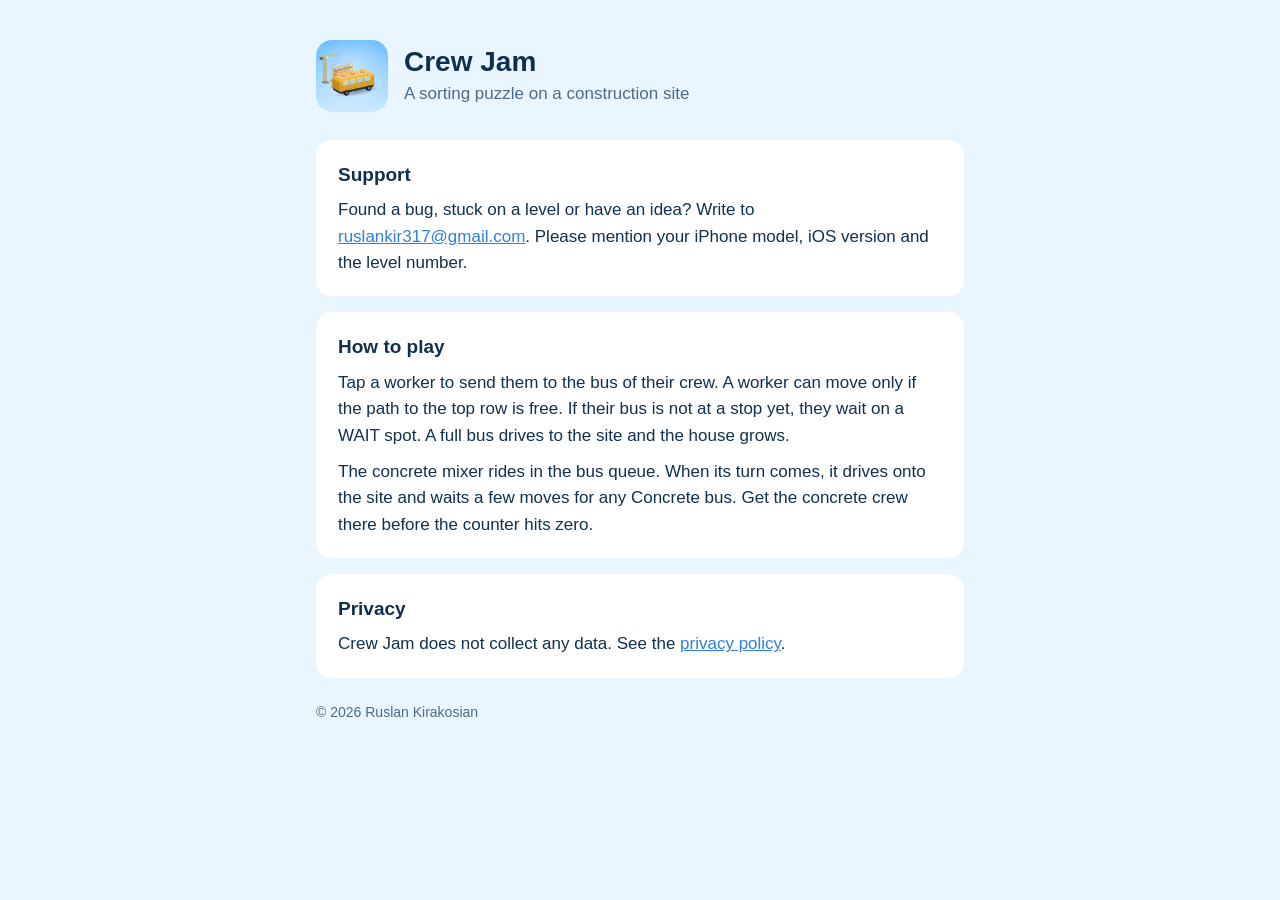
<file: index.html>
<!doctype html>
<html lang="en">
<head>
<meta charset="utf-8">
<meta name="viewport" content="width=device-width, initial-scale=1">
<title>Crew Jam — Support</title>
<link rel="stylesheet" href="style.css">
</head>
<body>
<main>
  <header>
    <img src="icon.png" alt="Crew Jam icon">
    <div>
      <h1>Crew Jam</h1>
      <p class="sub">A sorting puzzle on a construction site</p>
    </div>
  </header>
  <section>
    <h2>Support</h2>
    <p>Found a bug, stuck on a level or have an idea? Write to <a href="mailto:ruslankir317@gmail.com">ruslankir317@gmail.com</a>. Please mention your iPhone model, iOS version and the level number.</p>
  </section>
  <section>
    <h2>How to play</h2>
    <p>Tap a worker to send them to the bus of their crew. A worker can move only if the path to the top row is free. If their bus is not at a stop yet, they wait on a WAIT spot. A full bus drives to the site and the house grows.</p>
    <p>The concrete mixer rides in the bus queue. When its turn comes, it drives onto the site and waits a few moves for any Concrete bus. Get the concrete crew there before the counter hits zero.</p>
  </section>
  <section>
    <h2>Privacy</h2>
    <p>Crew Jam does not collect any data. See the <a href="privacy.html">privacy policy</a>.</p>
  </section>
  <footer>© 2026 Ruslan Kirakosian</footer>
</main>
</body>
</html>
</file>
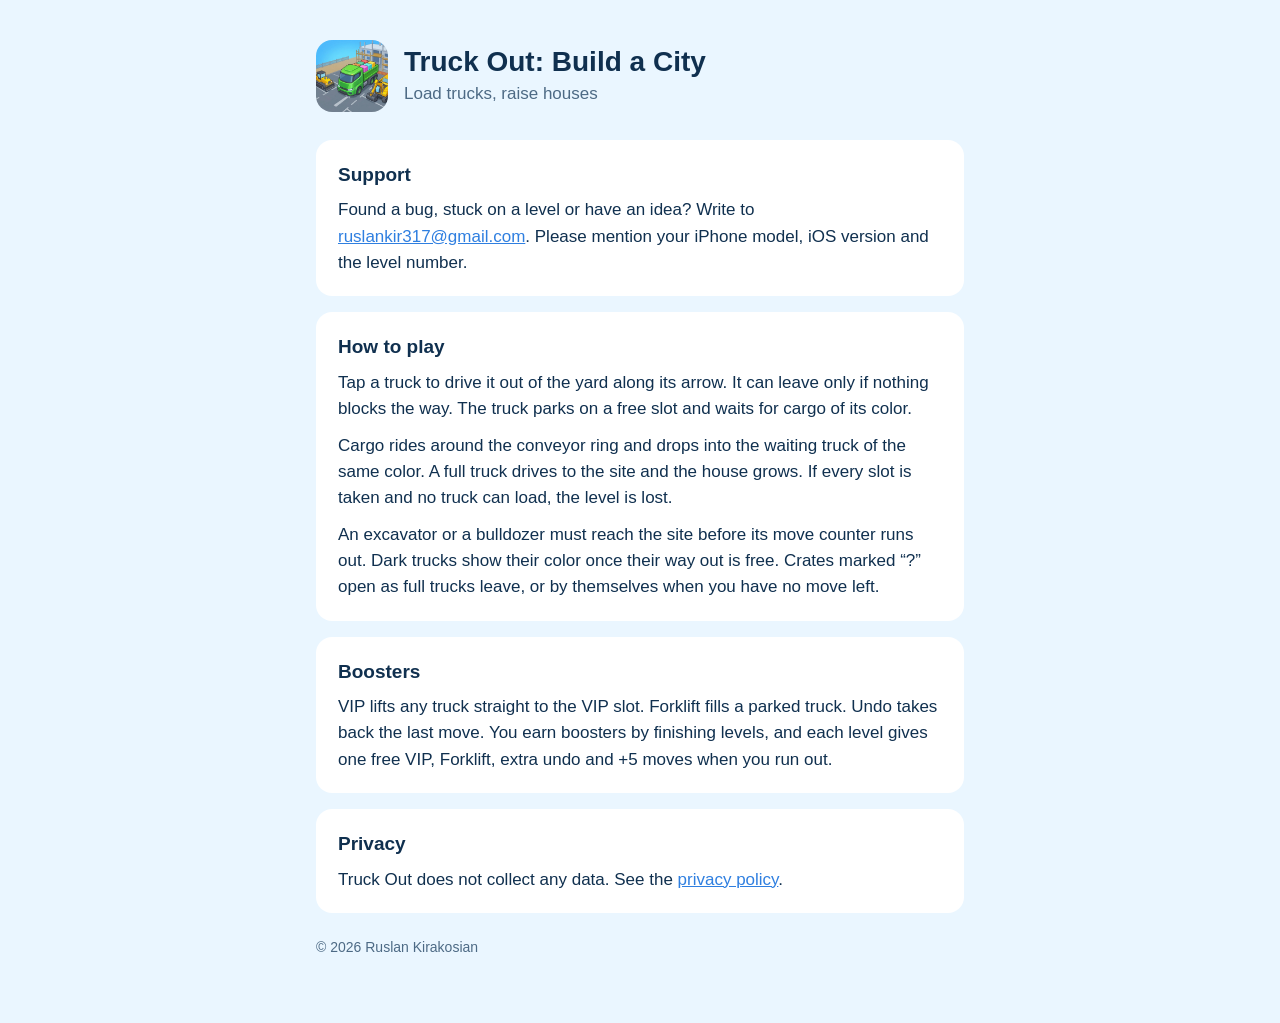
<file: truck-out/index.html>
<!doctype html>
<html lang="en">
<head>
<meta charset="utf-8">
<meta name="viewport" content="width=device-width, initial-scale=1">
<title>Truck Out: Build a City — Support</title>
<link rel="stylesheet" href="../style.css">
</head>
<body>
<main>
  <header>
    <img src="icon.png" alt="Truck Out icon">
    <div>
      <h1>Truck Out: Build a City</h1>
      <p class="sub">Load trucks, raise houses</p>
    </div>
  </header>
  <section>
    <h2>Support</h2>
    <p>Found a bug, stuck on a level or have an idea? Write to <a href="mailto:ruslankir317@gmail.com">ruslankir317@gmail.com</a>. Please mention your iPhone model, iOS version and the level number.</p>
  </section>
  <section>
    <h2>How to play</h2>
    <p>Tap a truck to drive it out of the yard along its arrow. It can leave only if nothing blocks the way. The truck parks on a free slot and waits for cargo of its color.</p>
    <p>Cargo rides around the conveyor ring and drops into the waiting truck of the same color. A full truck drives to the site and the house grows. If every slot is taken and no truck can load, the level is lost.</p>
    <p>An excavator or a bulldozer must reach the site before its move counter runs out. Dark trucks show their color once their way out is free. Crates marked “?” open as full trucks leave, or by themselves when you have no move left.</p>
  </section>
  <section>
    <h2>Boosters</h2>
    <p>VIP lifts any truck straight to the VIP slot. Forklift fills a parked truck. Undo takes back the last move. You earn boosters by finishing levels, and each level gives one free VIP, Forklift, extra undo and +5 moves when you run out.</p>
  </section>
  <section>
    <h2>Privacy</h2>
    <p>Truck Out does not collect any data. See the <a href="privacy.html">privacy policy</a>.</p>
  </section>
  <footer>© 2026 Ruslan Kirakosian</footer>
</main>
</body>
</html>
</file>
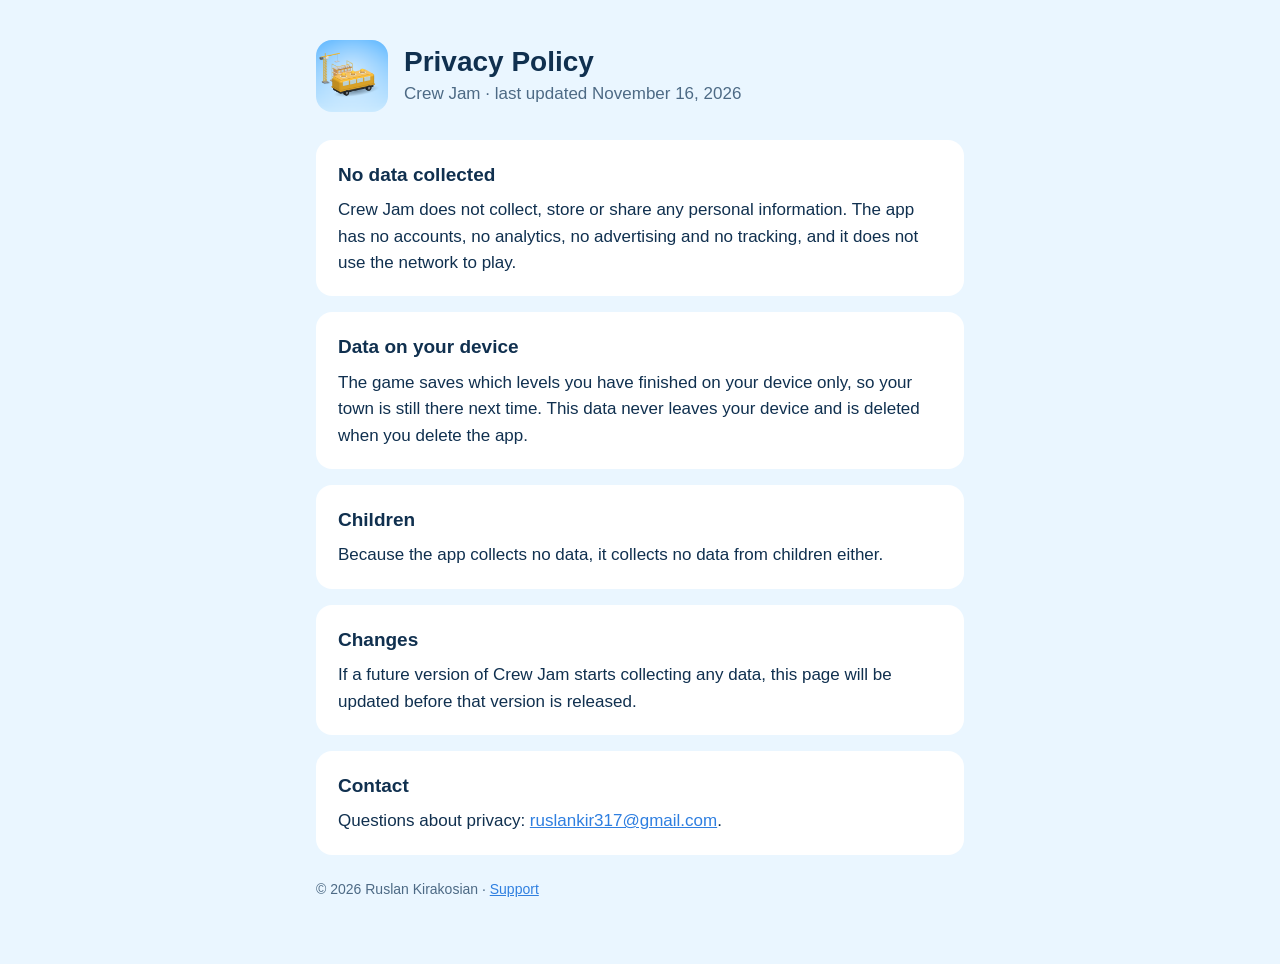
<file: privacy.html>
<!doctype html>
<html lang="en">
<head>
<meta charset="utf-8">
<meta name="viewport" content="width=device-width, initial-scale=1">
<title>Crew Jam — Privacy Policy</title>
<link rel="stylesheet" href="style.css">
</head>
<body>
<main>
  <header>
    <img src="icon.png" alt="Crew Jam icon">
    <div>
      <h1>Privacy Policy</h1>
      <p class="sub">Crew Jam · last updated November 16, 2026</p>
    </div>
  </header>
  <section>
    <h2>No data collected</h2>
    <p>Crew Jam does not collect, store or share any personal information. The app has no accounts, no analytics, no advertising and no tracking, and it does not use the network to play.</p>
  </section>
  <section>
    <h2>Data on your device</h2>
    <p>The game saves which levels you have finished on your device only, so your town is still there next time. This data never leaves your device and is deleted when you delete the app.</p>
  </section>
  <section>
    <h2>Children</h2>
    <p>Because the app collects no data, it collects no data from children either.</p>
  </section>
  <section>
    <h2>Changes</h2>
    <p>If a future version of Crew Jam starts collecting any data, this page will be updated before that version is released.</p>
  </section>
  <section>
    <h2>Contact</h2>
    <p>Questions about privacy: <a href="mailto:ruslankir317@gmail.com">ruslankir317@gmail.com</a>.</p>
  </section>
  <footer>© 2026 Ruslan Kirakosian · <a href="index.html">Support</a></footer>
</main>
</body>
</html>
</file>
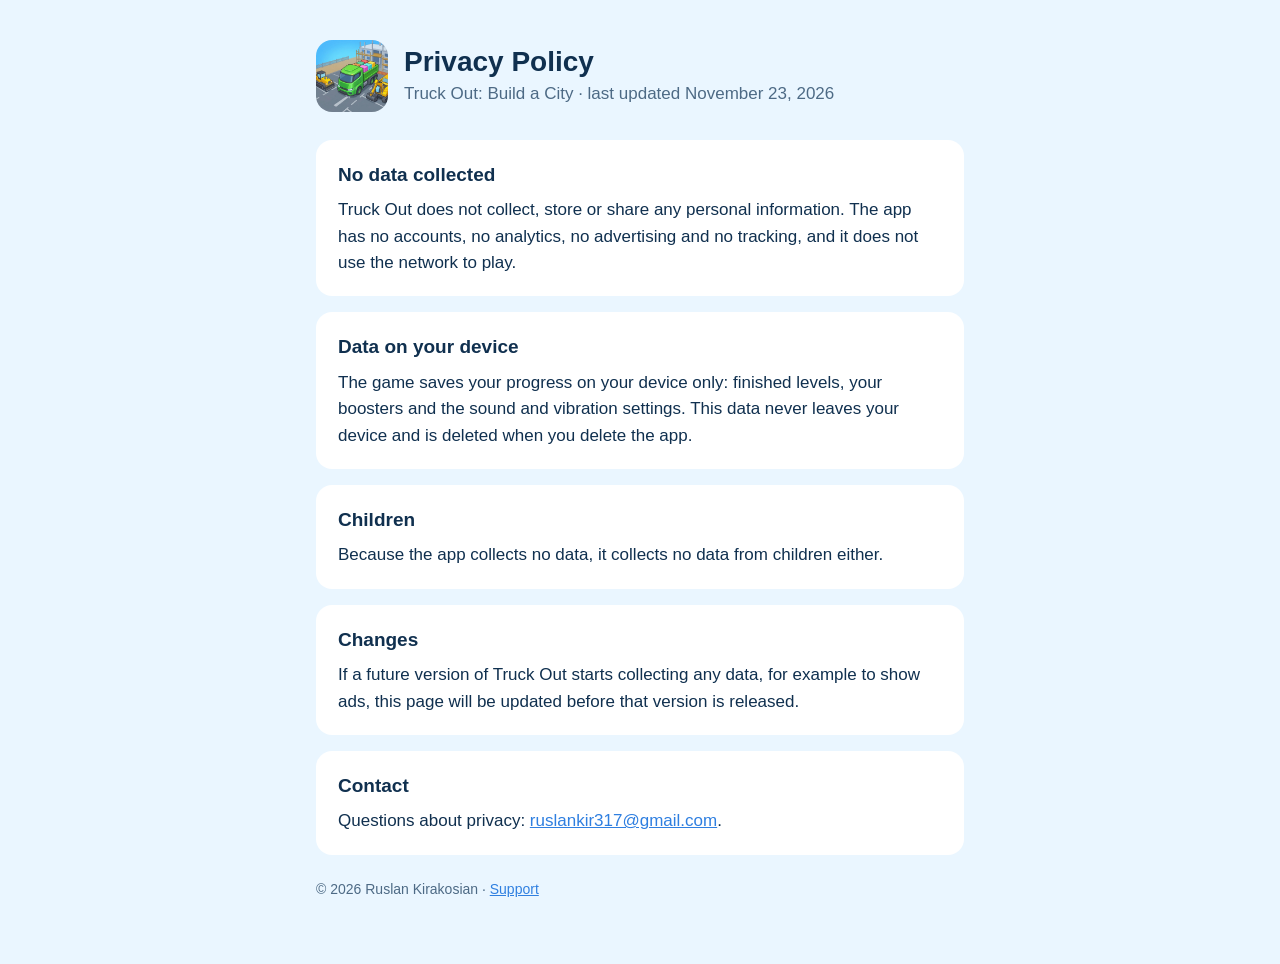
<file: truck-out/privacy.html>
<!doctype html>
<html lang="en">
<head>
<meta charset="utf-8">
<meta name="viewport" content="width=device-width, initial-scale=1">
<title>Truck Out: Build a City — Privacy Policy</title>
<link rel="stylesheet" href="../style.css">
</head>
<body>
<main>
  <header>
    <img src="icon.png" alt="Truck Out icon">
    <div>
      <h1>Privacy Policy</h1>
      <p class="sub">Truck Out: Build a City · last updated November 23, 2026</p>
    </div>
  </header>
  <section>
    <h2>No data collected</h2>
    <p>Truck Out does not collect, store or share any personal information. The app has no accounts, no analytics, no advertising and no tracking, and it does not use the network to play.</p>
  </section>
  <section>
    <h2>Data on your device</h2>
    <p>The game saves your progress on your device only: finished levels, your boosters and the sound and vibration settings. This data never leaves your device and is deleted when you delete the app.</p>
  </section>
  <section>
    <h2>Children</h2>
    <p>Because the app collects no data, it collects no data from children either.</p>
  </section>
  <section>
    <h2>Changes</h2>
    <p>If a future version of Truck Out starts collecting any data, for example to show ads, this page will be updated before that version is released.</p>
  </section>
  <section>
    <h2>Contact</h2>
    <p>Questions about privacy: <a href="mailto:ruslankir317@gmail.com">ruslankir317@gmail.com</a>.</p>
  </section>
  <footer>© 2026 Ruslan Kirakosian · <a href="index.html">Support</a></footer>
</main>
</body>
</html>
</file>
<file: style.css>
:root { --bg: #EAF6FF; --ink: #10304F; --muted: #4D6A85; --card: #FFFFFF; --accent: #2F7FE0; }
@media (prefers-color-scheme: dark) { :root { --bg: #0E1B28; --ink: #E7F1FA; --muted: #9DB4C8; --card: #16283A; --accent: #6FB0FF; } }
* { box-sizing: border-box; }
body { margin: 0; background: var(--bg); color: var(--ink); font: 17px/1.55 -apple-system, BlinkMacSystemFont, "Segoe UI", Roboto, sans-serif; }
main { max-width: 680px; margin: 0 auto; padding: 40px 16px 64px; }
header { display: flex; align-items: center; gap: 16px; margin-bottom: 28px; }
header img { width: 72px; height: 72px; border-radius: 16px; }
h1 { margin: 0; font-size: 28px; line-height: 1.2; }
.sub { margin: 2px 0 0; color: var(--muted); }
section { background: var(--card); border-radius: 16px; padding: 20px 22px; margin-bottom: 16px; }
h2 { margin: 0 0 8px; font-size: 19px; }
p { margin: 0 0 10px; }
p:last-child { margin-bottom: 0; }
a { color: var(--accent); }
footer { color: var(--muted); font-size: 14px; margin-top: 24px; }
</file>
